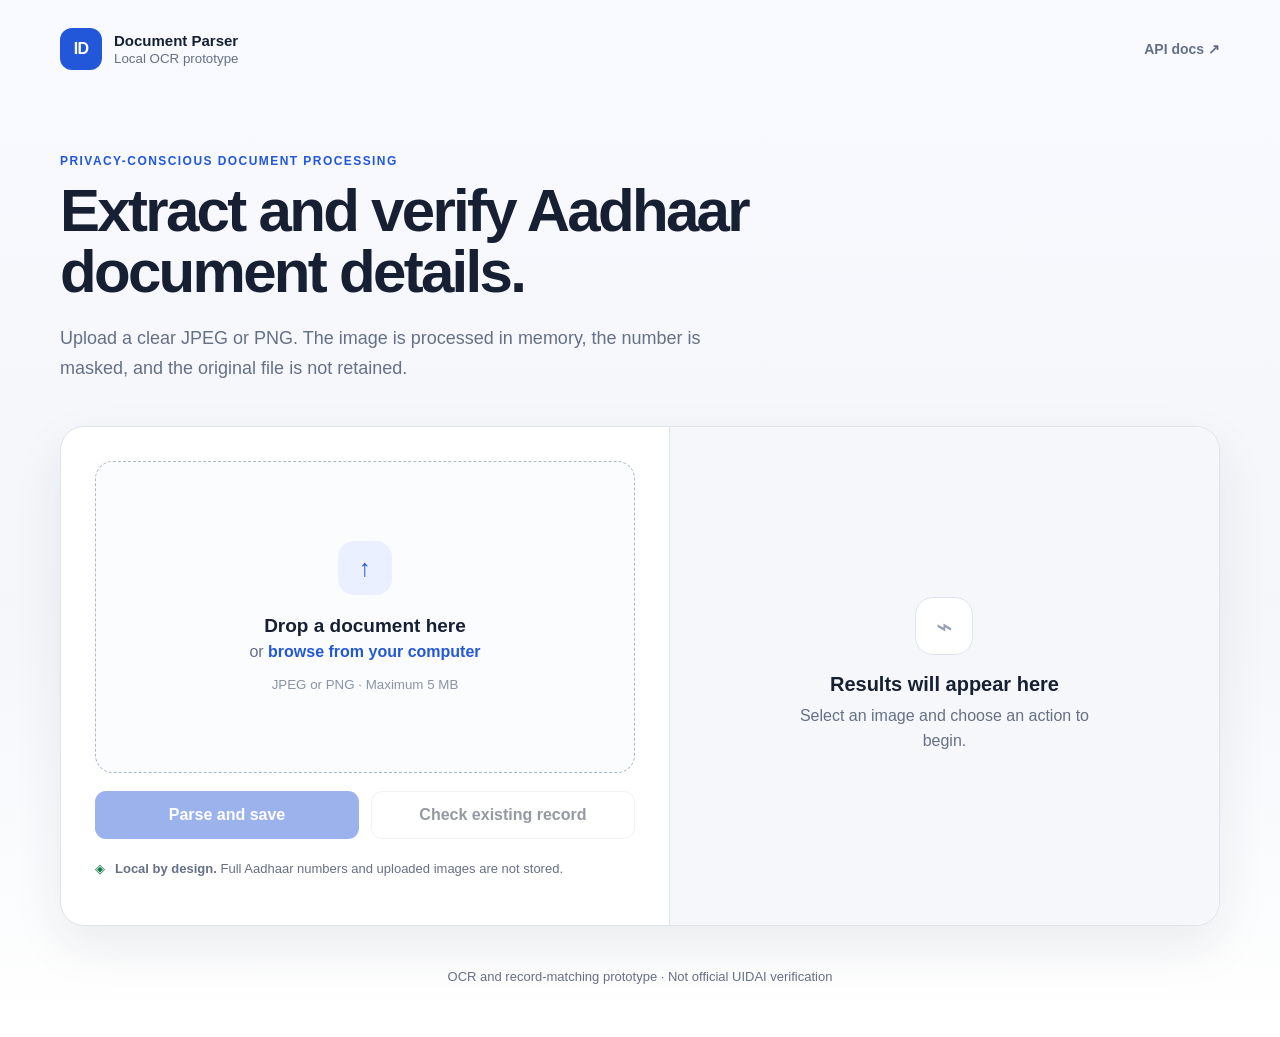
<file: static/index.html>
<!doctype html>
<html lang="en">
<head>
  <meta charset="utf-8">
  <meta name="viewport" content="width=device-width, initial-scale=1">
  <meta name="description" content="Local OCR and privacy-conscious record matching for Aadhaar documents.">
  <title>Aadhaar Document Parser</title>
  <link rel="stylesheet" href="/static/styles.css">
</head>
<body>
  <main class="page-shell">
    <header class="site-header">
      <a class="brand" href="/" aria-label="Aadhaar Document Parser home">
        <span class="brand-mark" aria-hidden="true">ID</span>
        <span>
          <strong>Document Parser</strong>
          <small>Local OCR prototype</small>
        </span>
      </a>
      <a class="docs-link" href="/docs">API docs <span aria-hidden="true">↗</span></a>
    </header>

    <section class="hero">
      <p class="eyebrow">Privacy-conscious document processing</p>
      <h1>Extract and verify Aadhaar document details.</h1>
      <p class="hero-copy">Upload a clear JPEG or PNG. The image is processed in memory, the number is masked, and the original file is not retained.</p>
    </section>

    <section class="workspace" aria-label="Document processing workspace">
      <div class="upload-panel">
        <div id="dropZone" class="drop-zone" tabindex="0" role="button" aria-describedby="fileRules">
          <input id="fileInput" type="file" accept="image/jpeg,image/png" hidden>
          <div id="emptyState" class="empty-state">
            <span class="upload-icon" aria-hidden="true">↑</span>
            <h2>Drop a document here</h2>
            <p>or <span class="browse-link">browse from your computer</span></p>
            <small id="fileRules">JPEG or PNG · Maximum 5 MB</small>
          </div>
          <div id="previewState" class="preview-state" hidden>
            <img id="previewImage" alt="Selected document preview">
            <div class="file-meta">
              <strong id="fileName"></strong>
              <span id="fileSize"></span>
            </div>
            <button id="removeFile" class="icon-button" type="button" aria-label="Remove selected file">×</button>
          </div>
        </div>

        <div class="actions">
          <button id="saveButton" class="button button-primary" type="button" disabled>
            <span>Parse and save</span>
          </button>
          <button id="checkButton" class="button button-secondary" type="button" disabled>
            Check existing record
          </button>
        </div>

        <div class="privacy-note">
          <span aria-hidden="true">◈</span>
          <p><strong>Local by design.</strong> Full Aadhaar numbers and uploaded images are not stored.</p>
        </div>
      </div>

      <aside class="result-panel" aria-live="polite">
        <div id="resultEmpty" class="result-empty">
          <span class="result-placeholder" aria-hidden="true">⌁</span>
          <h2>Results will appear here</h2>
          <p>Select an image and choose an action to begin.</p>
        </div>

        <div id="loadingState" class="loading-state" hidden>
          <span class="spinner" aria-hidden="true"></span>
          <h2>Processing document</h2>
          <p>Running image cleanup, OCR, and validation…</p>
        </div>

        <div id="errorState" class="message-state error-state" hidden>
          <span class="message-icon" aria-hidden="true">!</span>
          <h2>Could not process the document</h2>
          <p id="errorMessage"></p>
          <button id="tryAgainButton" class="text-button" type="button">Try another image</button>
        </div>

        <div id="successState" class="success-state" hidden>
          <div class="result-heading">
            <div>
              <p class="eyebrow">Validated output</p>
              <h2>Extracted details</h2>
            </div>
            <span id="statusBadge" class="status-badge"></span>
          </div>

          <dl class="details-list">
            <div><dt>Name</dt><dd id="resultName"></dd></div>
            <div><dt>Date of birth</dt><dd id="resultDob"></dd></div>
            <div><dt>Gender</dt><dd id="resultGender"></dd></div>
            <div><dt>Aadhaar</dt><dd id="resultAadhaar" class="mono"></dd></div>
          </dl>

          <button id="processAnotherButton" class="button button-secondary full-width" type="button">Process another document</button>
        </div>
      </aside>
    </section>

    <footer>
      <p>OCR and record-matching prototype · Not official UIDAI verification</p>
    </footer>
  </main>
  <script src="/static/app.js" defer></script>
</body>
</html>
</file>
<file: static/styles.css>
:root {
  --ink: #172033;
  --muted: #667085;
  --line: #dfe4ec;
  --surface: #ffffff;
  --soft: #f5f7fa;
  --accent: #2357d9;
  --accent-dark: #1945b5;
  --success: #16794a;
  --success-soft: #e9f7ef;
  --danger: #b42318;
  --danger-soft: #fff0ee;
  --shadow: 0 20px 50px rgba(22, 32, 51, 0.08);
}

* { box-sizing: border-box; }

body {
  margin: 0;
  color: var(--ink);
  background: linear-gradient(180deg, #f8faff 0, #f4f6fa 58%, #fff 100%);
  font-family: Inter, ui-sans-serif, -apple-system, BlinkMacSystemFont, "Segoe UI", sans-serif;
  min-height: 100vh;
}

button, input { font: inherit; }

.page-shell { width: min(1160px, calc(100% - 40px)); margin: 0 auto; }

.site-header {
  display: flex;
  align-items: center;
  justify-content: space-between;
  padding: 28px 0;
}

.brand { display: flex; align-items: center; gap: 12px; color: inherit; text-decoration: none; }
.brand-mark {
  display: grid;
  place-items: center;
  width: 42px;
  height: 42px;
  border-radius: 12px;
  color: white;
  background: var(--accent);
  font-weight: 800;
  letter-spacing: -0.04em;
}
.brand strong, .brand small { display: block; }
.brand strong { font-size: 15px; }
.brand small { color: var(--muted); margin-top: 2px; }
.docs-link { color: var(--muted); text-decoration: none; font-size: 14px; font-weight: 600; }
.docs-link:hover { color: var(--accent); }

.hero { max-width: 760px; padding: 56px 0 42px; }
.eyebrow { color: var(--accent); font-size: 12px; font-weight: 800; letter-spacing: 0.12em; margin: 0 0 12px; text-transform: uppercase; }
h1 { font-size: clamp(38px, 5vw, 60px); letter-spacing: -0.045em; line-height: 1.02; margin: 0; }
.hero-copy { color: var(--muted); font-size: 18px; line-height: 1.65; margin: 22px 0 0; max-width: 700px; }

.workspace {
  display: grid;
  grid-template-columns: 1.05fr 0.95fr;
  background: var(--surface);
  border: 1px solid var(--line);
  border-radius: 24px;
  box-shadow: var(--shadow);
  min-height: 500px;
  overflow: hidden;
}

.upload-panel, .result-panel { padding: 34px; }
.result-panel { background: var(--soft); border-left: 1px solid var(--line); display: grid; align-items: center; }

.drop-zone {
  min-height: 310px;
  border: 1.5px dashed #aeb8c9;
  border-radius: 18px;
  background: #fbfcfe;
  cursor: pointer;
  overflow: hidden;
  position: relative;
  transition: border-color .2s ease, background .2s ease, transform .2s ease;
}
.drop-zone:hover, .drop-zone:focus-visible, .drop-zone.dragging { border-color: var(--accent); background: #f4f7ff; outline: none; }
.drop-zone.dragging { transform: scale(1.01); }
.empty-state { min-height: 310px; display: grid; place-content: center; justify-items: center; text-align: center; padding: 30px; }
.upload-icon { display: grid; place-items: center; width: 54px; height: 54px; color: var(--accent); background: #eaf0ff; border-radius: 16px; font-size: 24px; font-weight: 700; }
.empty-state h2 { margin: 20px 0 6px; font-size: 19px; }
.empty-state p { color: var(--muted); margin: 0 0 16px; }
.browse-link { color: var(--accent); font-weight: 700; }
.empty-state small { color: #8a94a6; }

.preview-state { min-height: 310px; position: relative; background: #edf0f5; }
.preview-state img { width: 100%; height: 310px; display: block; object-fit: contain; }
.file-meta { position: absolute; inset: auto 12px 12px 12px; display: flex; justify-content: space-between; gap: 16px; color: white; background: rgba(17, 24, 39, .82); backdrop-filter: blur(8px); border-radius: 10px; padding: 11px 14px; font-size: 13px; }
.file-meta strong { overflow: hidden; text-overflow: ellipsis; white-space: nowrap; }
.icon-button { position: absolute; top: 12px; right: 12px; width: 34px; height: 34px; border: 0; border-radius: 50%; color: var(--ink); background: rgba(255,255,255,.92); cursor: pointer; font-size: 22px; line-height: 1; }

.actions { display: grid; grid-template-columns: 1fr 1fr; gap: 12px; margin-top: 18px; }
.button { border: 1px solid transparent; border-radius: 11px; cursor: pointer; font-weight: 750; min-height: 48px; padding: 0 18px; transition: background .2s ease, transform .1s ease, opacity .2s ease; }
.button:not(:disabled):active { transform: translateY(1px); }
.button:disabled { cursor: not-allowed; opacity: .45; }
.button-primary { background: var(--accent); color: white; }
.button-primary:hover:not(:disabled) { background: var(--accent-dark); }
.button-secondary { background: white; border-color: var(--line); color: var(--ink); }
.button-secondary:hover:not(:disabled) { border-color: #abb6c7; background: #fafbfc; }
.full-width { width: 100%; }

.privacy-note { display: flex; align-items: flex-start; gap: 10px; color: var(--muted); font-size: 13px; line-height: 1.5; margin-top: 20px; }
.privacy-note span { color: var(--success); }
.privacy-note p { margin: 0; }

.result-empty, .loading-state, .message-state { text-align: center; max-width: 330px; margin: auto; }
.result-placeholder, .message-icon { display: grid; place-items: center; width: 58px; height: 58px; margin: 0 auto; border-radius: 18px; background: white; border: 1px solid var(--line); color: #96a0b2; font-size: 28px; }
.result-empty h2, .loading-state h2, .message-state h2 { font-size: 20px; margin: 18px 0 8px; }
.result-empty p, .loading-state p, .message-state p { color: var(--muted); line-height: 1.55; margin: 0; }
.spinner { display: block; width: 42px; height: 42px; border: 4px solid #dce4f5; border-top-color: var(--accent); border-radius: 50%; margin: 0 auto; animation: spin .8s linear infinite; }
@keyframes spin { to { transform: rotate(360deg); } }
.error-state .message-icon { color: var(--danger); background: var(--danger-soft); border-color: #f3c7c2; font-weight: 800; }
.text-button { color: var(--accent); background: transparent; border: 0; cursor: pointer; font-weight: 750; margin-top: 18px; }

.success-state { width: 100%; align-self: stretch; }
.result-heading { display: flex; justify-content: space-between; align-items: flex-start; gap: 20px; }
.result-heading h2 { font-size: 27px; margin: 0; }
.status-badge { border-radius: 999px; padding: 7px 11px; background: var(--success-soft); color: var(--success); font-size: 12px; font-weight: 800; text-transform: capitalize; }
.details-list { margin: 34px 0; }
.details-list div { display: grid; grid-template-columns: 135px 1fr; gap: 16px; padding: 17px 0; border-bottom: 1px solid var(--line); }
.details-list div:first-child { border-top: 1px solid var(--line); }
.details-list dt { color: var(--muted); font-size: 13px; }
.details-list dd { margin: 0; font-weight: 700; text-align: right; overflow-wrap: anywhere; }
.mono { font-family: ui-monospace, SFMono-Regular, Menlo, monospace; letter-spacing: .03em; }

footer { color: var(--muted); font-size: 13px; padding: 30px 0 40px; text-align: center; }
[hidden] { display: none !important; }

@media (max-width: 800px) {
  .page-shell { width: min(100% - 24px, 650px); }
  .hero { padding: 38px 4px 30px; }
  .hero-copy { font-size: 16px; }
  .workspace { grid-template-columns: 1fr; }
  .result-panel { border-left: 0; border-top: 1px solid var(--line); min-height: 420px; }
}

@media (max-width: 520px) {
  .site-header { padding: 18px 0; }
  .docs-link { font-size: 0; }
  .docs-link span { font-size: 18px; }
  .upload-panel, .result-panel { padding: 20px; }
  .actions { grid-template-columns: 1fr; }
  .details-list div { grid-template-columns: 1fr; gap: 5px; }
  .details-list dd { text-align: left; }
}
</file>
